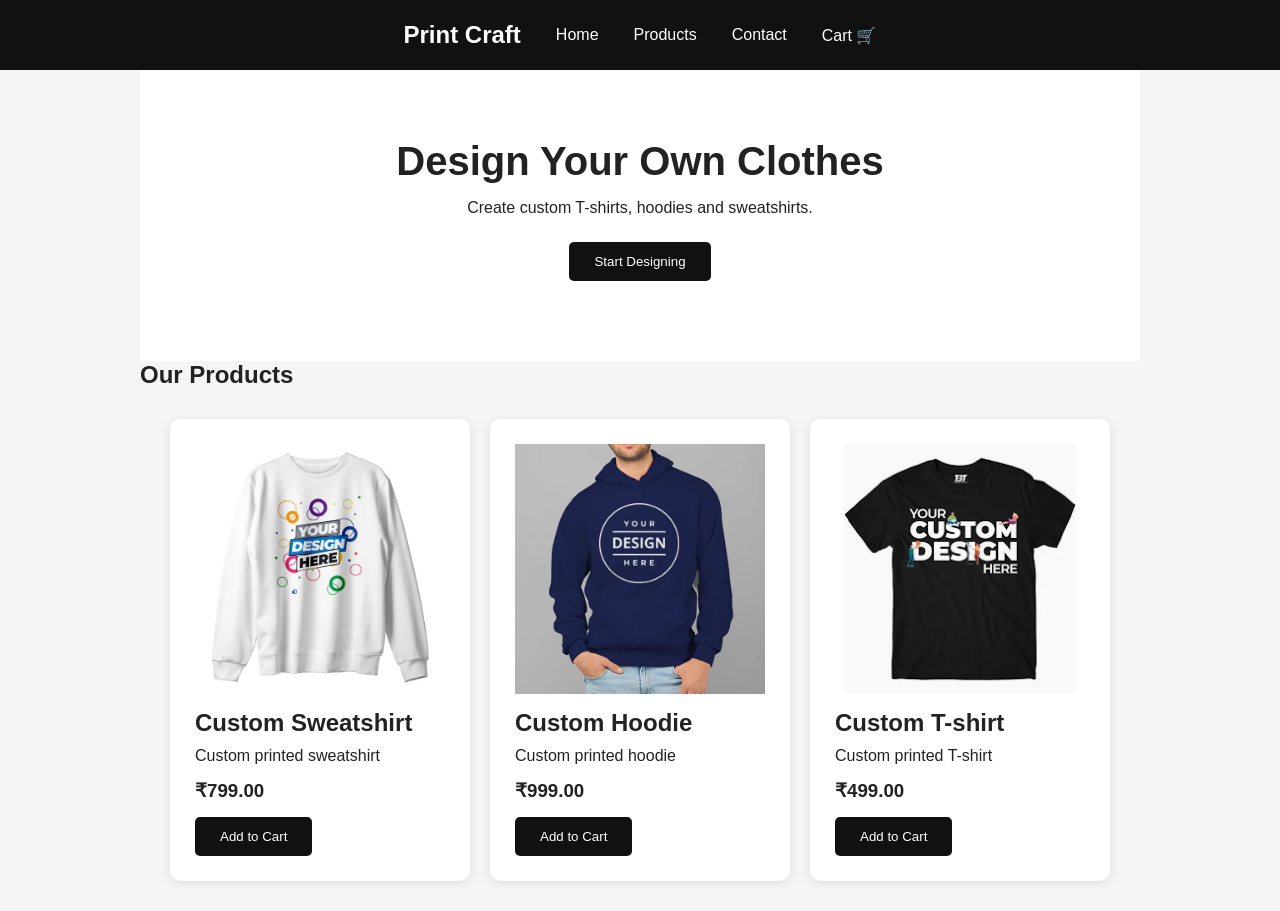
<file: index.html>
<!DOCTYPE html>
<html lang="en">

<head>

    <meta charset="UTF-8">

    <meta name="viewport"
          content="width=device-width, initial-scale=1.0">

    <title>Print Craft</title>

    <link rel="stylesheet" href="css/style.css">

</head>


<body>
    <header>
    <nav>
        <h1>Print Craft</h1>
        <a href="index.html">Home</a>
        <a href="index.html#products">Products</a>
        <a href="index.html#contact">Contact</a>
        <a href="cart.html">Cart 🛒</a>
    </nav>
</header>


    <main>
        <section class="hero">
            <h2>Design Your Own Clothes</h2>

            <p>
                Create custom T-shirts, hoodies and sweatshirts.
            </p>

            <button>
                Start Designing
            </button>

        </section>      


        <section class="products-section">
            <h2>Our Products</h2>
             <div id="products">
                <div class="product">
                    <img src="images/Sweatshirt.jpg" class="product-image">
                    <h2>Custom Sweatshirt</h2>
                    <p>Custom printed sweatshirt</p>

                    <h3>₹799.00</h3>

                    <button onclick="addToCart(3)">
                    Add to Cart
                    </button>
                </div>
                <div class="product">
                    <img src="images/hoddie.jpg" class="product-image">
                    <h2>Custom Hoodie</h2>
                    <p>Custom printed hoodie</p>

                    <h3>₹999.00</h3>

                    <button onclick="addToCart(2)">
                    Add to Cart
                    </button>
                </div>
                <div class="product">
                    <img src="images/tshirt.jpg" class="product-image">
                    <h2>Custom T-shirt</h2>
                    <p>Custom printed T-shirt</p>

                    <h3>₹499.00</h3>
                    <button onclick="addToCart(1)">
                    Add to Cart
                    </button>
                </div>
            </div>
        </section>


    </main>


    <script src="js/script.js"></script>

</body>

</html>
</file>
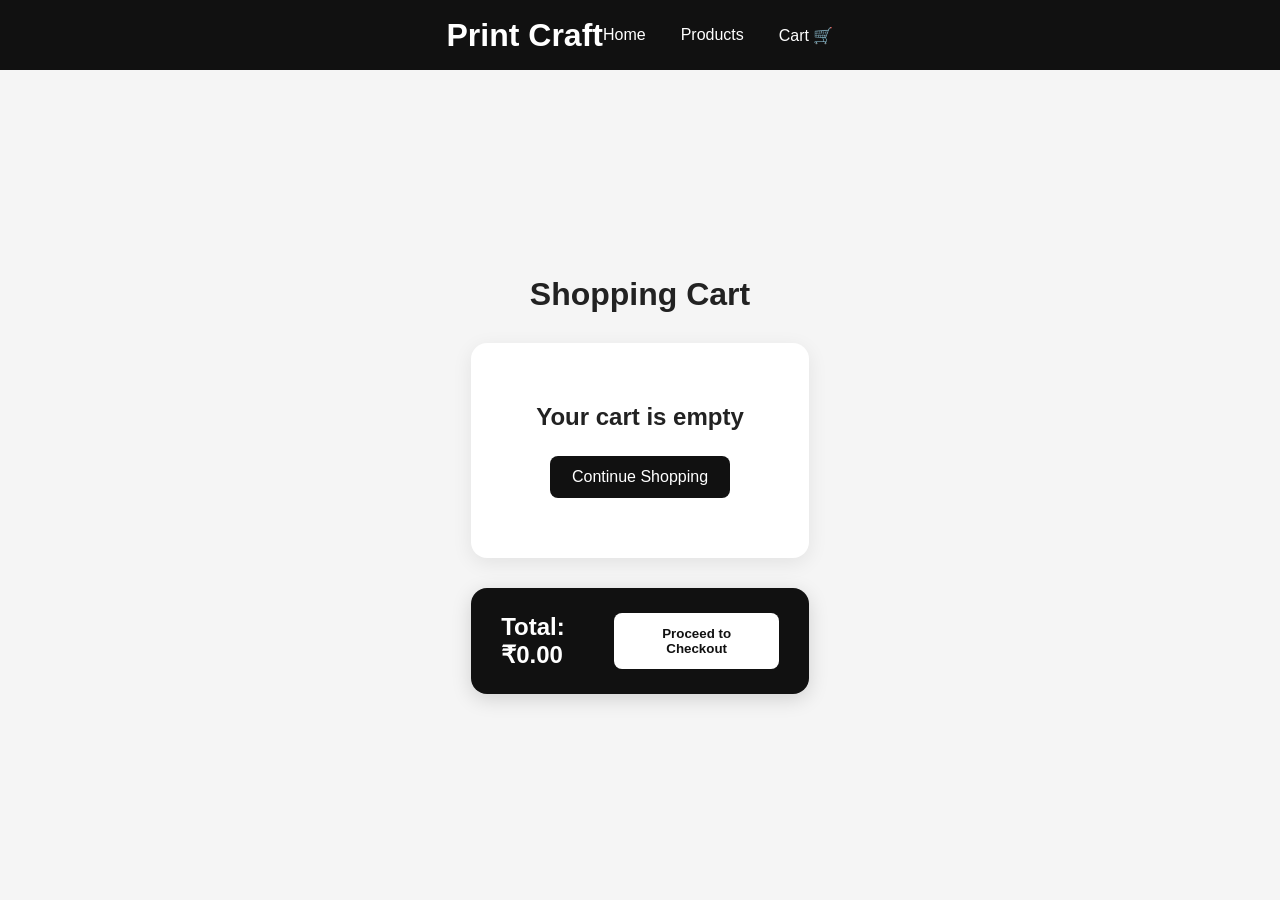
<file: cart.html>
<!DOCTYPE html>
<html lang="en">

<head>
    <meta charset="UTF-8">
    <meta name="viewport" content="width=device-width, initial-scale=1.0">

    <title>Shopping Cart - Print Craft</title>

    <link rel="stylesheet" href="css/style.css">
</head>

<body>

<header>
    <h1>Print Craft</h1>

    <nav>
        <a href="index.html">Home</a>
        <a href="index.html#products">Products</a>
        <a href="cart.html">Cart 🛒</a>
    </nav>
</header>


<main>

    <section class="cart-section">

        <h2>Shopping Cart</h2>

        <div id="cart-items"></div>

        <div class="cart-summary">

            <h3>
                Total:
                ₹<span id="cart-total">0.00</span>
            </h3>

            <button onclick="checkout()">
                Proceed to Checkout
            </button>

        </div>

    </section>

</main>


<script src="js/script.js"></script>

<script>
    displayCart();
</script>

</body>
</html>
</file>
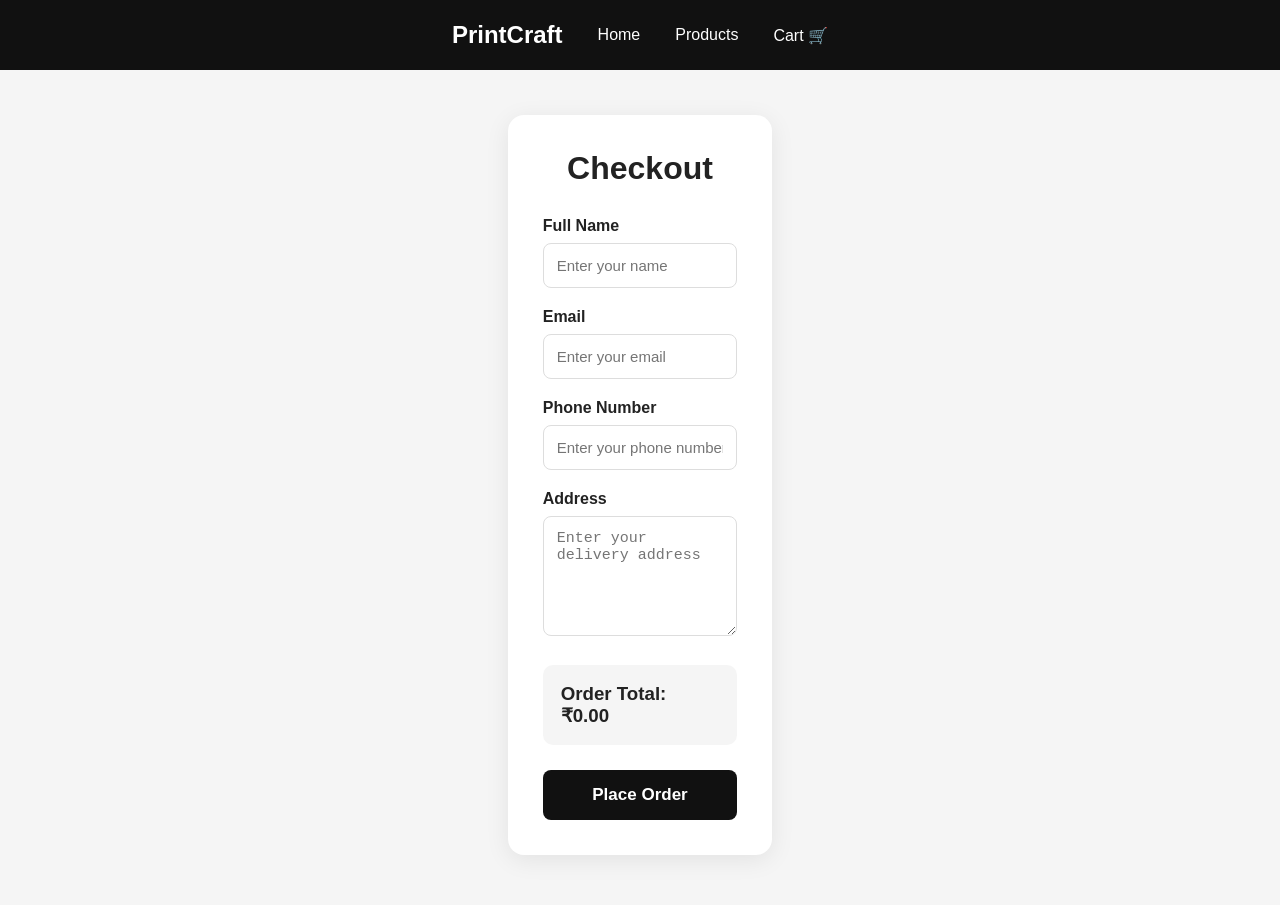
<file: checkout.html>
<!DOCTYPE html>
<html lang="en">

<head>
    <meta charset="UTF-8">
    <meta name="viewport" content="width=device-width, initial-scale=1.0">

    <title>Checkout - Print Craft</title>

    <link rel="stylesheet" href="css/style.css">
</head>

<body>

<header>
   

    <nav>
        <h1>PrintCraft</h1>
        <a href="index.html">Home</a>
        <a href="index.html#products">Products</a>
        <a href="cart.html">Cart 🛒</a>
    </nav>
</header>


<main>

    <section class="checkout-section">


        <form id="checkout-form">
            <h2>Checkout</h2>

            <div class="form-group">
                <label>Full Name</label>
                <input
                    type="text"
                    id="name"
                    required
                    placeholder="Enter your name">
            </div>


            <div class="form-group">
                <label>Email</label>
                <input
                    type="email"
                    id="email"
                    required
                    placeholder="Enter your email">
            </div>


            <div class="form-group">
                <label>Phone Number</label>
                <input
                    type="tel"
                    id="phone"
                    required
                    placeholder="Enter your phone number">
            </div>


            <div class="form-group">
                <label>Address</label>
                <textarea
                    id="address"
                    required
                    placeholder="Enter your delivery address"></textarea>
            </div>


            <div class="checkout-total">

                <h3>
                    Order Total:
                    ₹<span id="checkout-total">0.00</span>
                </h3>

            </div>


            <button type="submit" class="place-order-btn">
                Place Order
            </button>

        </form>

    </section>

</main>


<script src="js/script.js"></script>

</body>
</html>
</file>
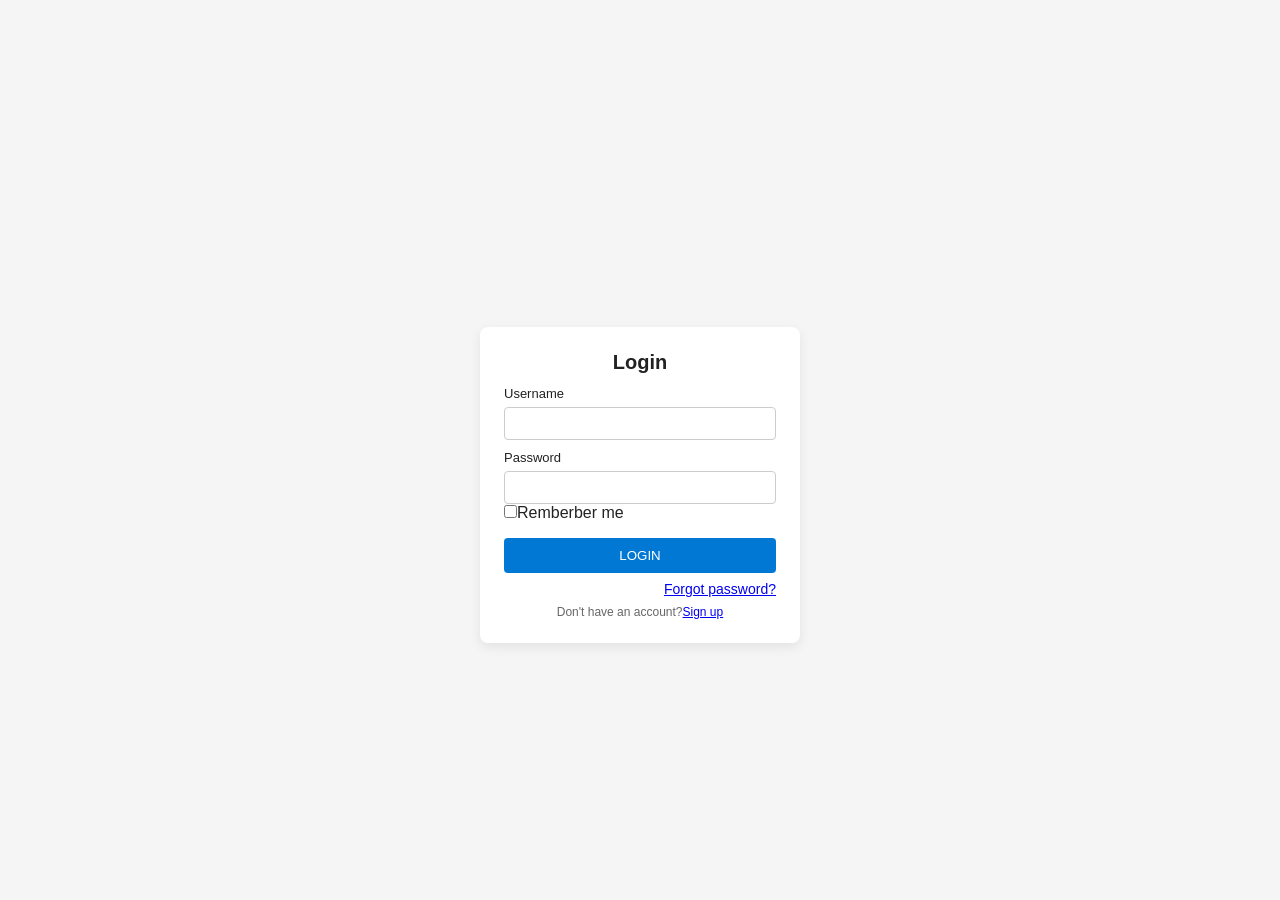
<file: Login.html>
<!DOCTYPE html>
<html>
    <head>
        <title>PrintCraft | Login</title>
        <link rel="stylesheet" href="css/style.css">
    </head>
    <body>
        <div class="login-card">
            <form action="home.html" method="POST">
                   <h2>Login</h2>
                         
                    <label for="username">Username</label>
                    <input type="text" name="txtuser" id="username" Required>
                         
                    <label for="password">Password</label>
                    <input type="password" name="txtpass" id="password" Required>

                    <input type="checkbox" name="chkremember">Remberber me

                    <button type="submit" name="btnlogin">LOGIN</button>

                    <div class="pass">
                        <a href="reset.html">Forgot password?</a>
                    </div>

                    <div class="small">
                        Don't have an account?<a href="signup.html">Sign up</a>
                    </div>
            </form>
        </div>
    </body>
 </html>
</file>
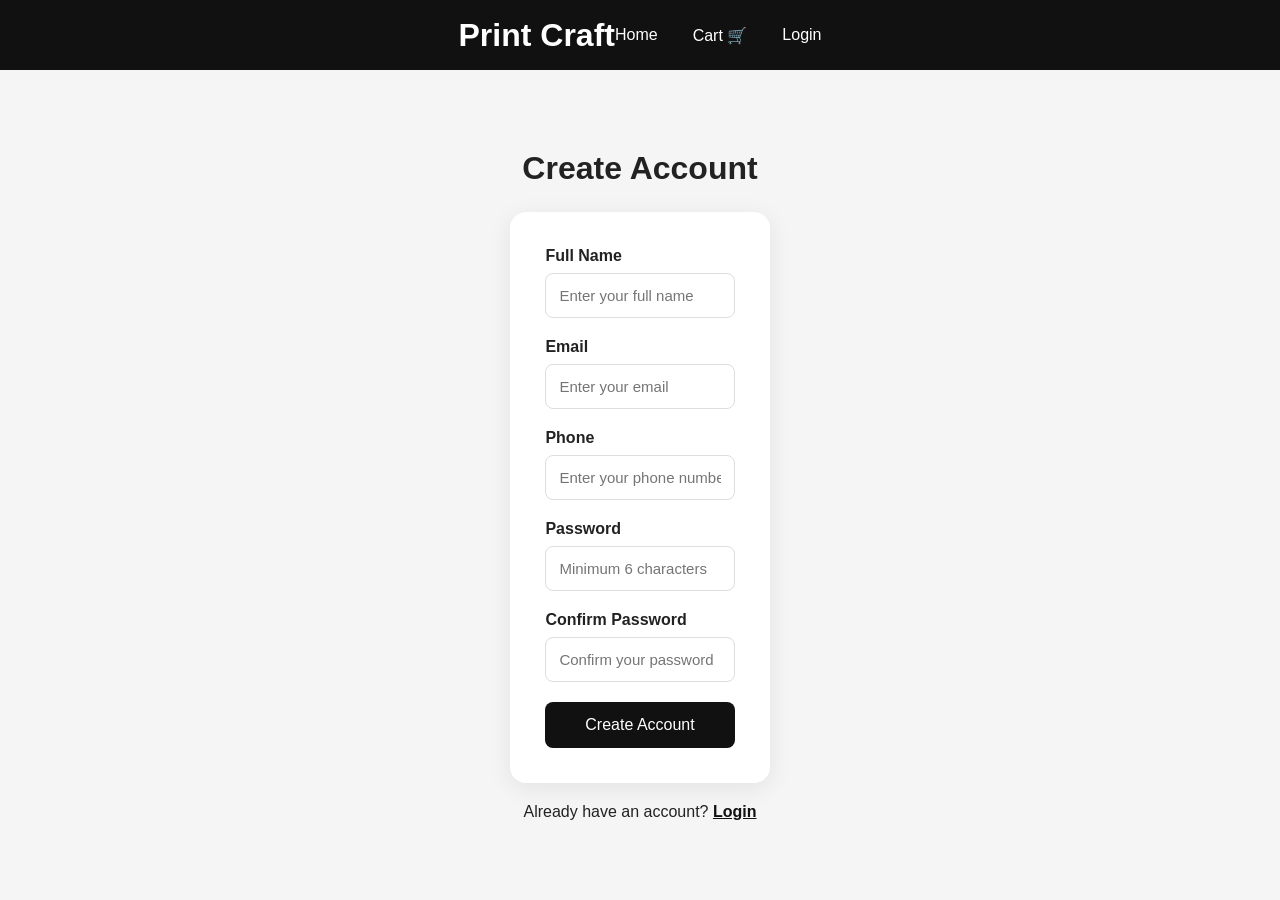
<file: register.html>
<!DOCTYPE html>
<html lang="en">

<head>
    <meta charset="UTF-8">
    <meta name="viewport" content="width=device-width, initial-scale=1.0">

    <title>Create Account - Print Craft</title>

    <link rel="stylesheet" href="css/style.css">
</head>

<body>

<header>
    <h1>Print Craft</h1>

    <nav>
        <a href="index.html">Home</a>
        <a href="cart.html">Cart 🛒</a>
        <a href="login.html">Login</a>
    </nav>
</header>


<main>

    <section class="auth-section">

        <h2>Create Account</h2>

        <form id="register-form">

            <div class="form-group">

                <label>Full Name</label>

                <input
                    type="text"
                    id="register-name"
                    required
                    placeholder="Enter your full name">

            </div>


            <div class="form-group">

                <label>Email</label>

                <input
                    type="email"
                    id="register-email"
                    required
                    placeholder="Enter your email">

            </div>


            <div class="form-group">

                <label>Phone</label>

                <input
                    type="tel"
                    id="register-phone"
                    placeholder="Enter your phone number">

            </div>


            <div class="form-group">

                <label>Password</label>

                <input
                    type="password"
                    id="register-password"
                    required
                    minlength="6"
                    placeholder="Minimum 6 characters">

            </div>


            <div class="form-group">

                <label>Confirm Password</label>

                <input
                    type="password"
                    id="register-confirm-password"
                    required
                    minlength="6"
                    placeholder="Confirm your password">

            </div>


            <button type="submit" class="auth-btn">
                Create Account
            </button>

        </form>


        <p class="auth-link">
            Already have an account?
            <a href="login.html">Login</a>
        </p>

    </section>

</main>


<script src="js/script.js"></script>

</body>

</html>
</file>
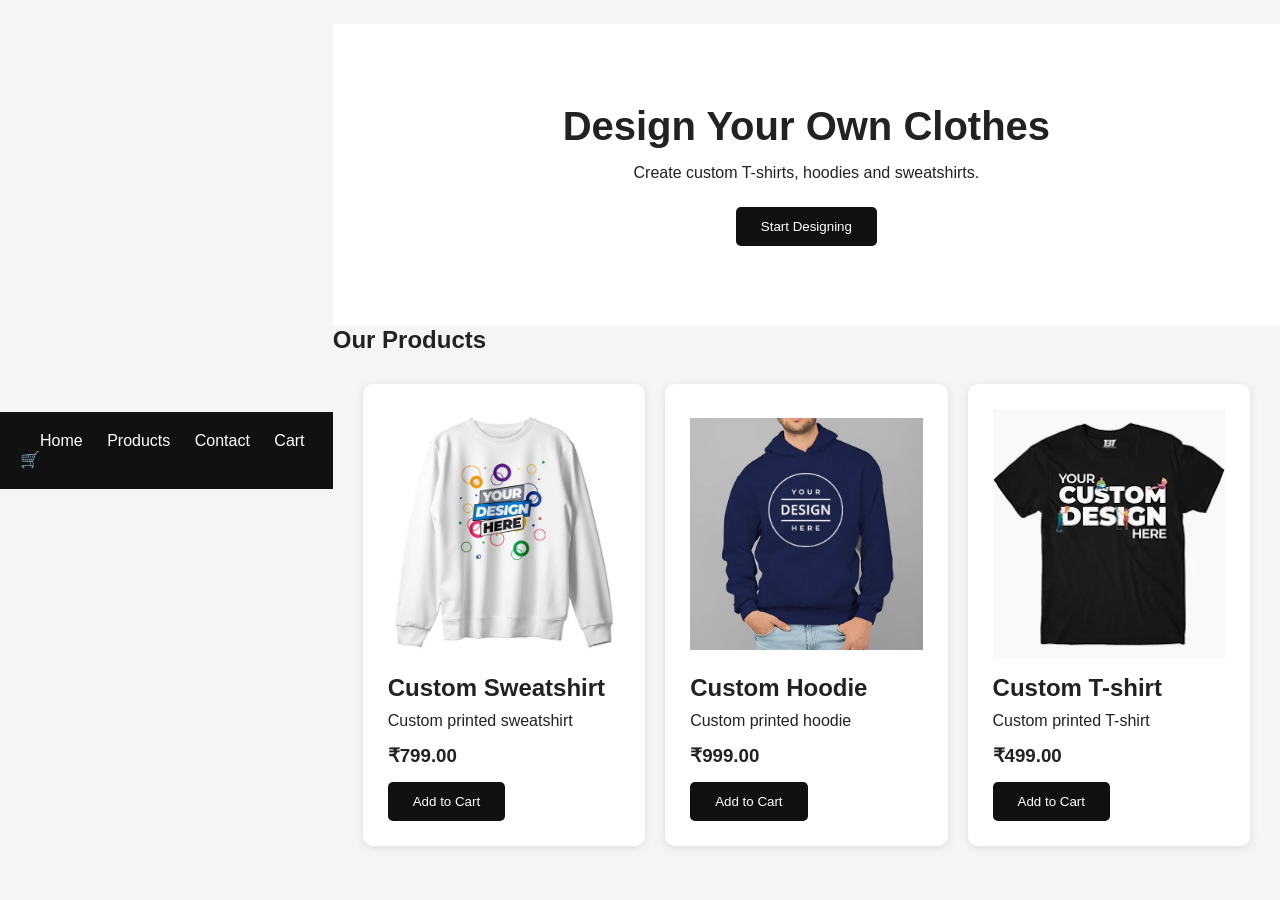
<file: images/Print Craft.html>
<!DOCTYPE html>
<!-- saved from url=(0039)http://localhost/print_craft/index.html -->
<html lang="en"><head><meta http-equiv="Content-Type" content="text/html; charset=UTF-8">

    

    <meta name="viewport" content="width=device-width, initial-scale=1.0">

    <title>Print Craft</title>

    <link rel="stylesheet" href="./Print Craft_files/style.css">

</head>


<body>
    <header>
        <nav>
            <a href="http://localhost/print_craft/index.html">Home</a>
            <a href="http://localhost/print_craft/index.html#products">Products</a>
            <a href="http://localhost/print_craft/index.html#contact">Contact</a>
            <a href="http://localhost/print_craft/cart.html">Cart 🛒</a>
        </nav>
    </header>


    <main>
        <section class="hero">
            <h2>Design Your Own Clothes</h2>

            <p>
                Create custom T-shirts, hoodies and sweatshirts.
            </p>

            <button>
                Start Designing
            </button>

        </section>      


        <section class="products-section">
            <h2>Our Products</h2>
             <div id="products">
                <div class="product">
                    <img src="./Print Craft_files/Sweatshirt.jpg" class="product-image">
                    <h2>Custom Sweatshirt</h2>
                    <p>Custom printed sweatshirt</p>

                    <h3>₹799.00</h3>

                    <button onclick="addToCart(3)">
                    Add to Cart
                    </button>
                </div>
                <div class="product">
                    <img src="./Print Craft_files/hoddie.jpg" class="product-image">
                    <h2>Custom Hoodie</h2>
                    <p>Custom printed hoodie</p>

                    <h3>₹999.00</h3>

                    <button onclick="addToCart(2)">
                    Add to Cart
                    </button>
                </div>
                <div class="product">
                    <img src="./Print Craft_files/tshirt.jpg" class="product-image">
                    <h2>Custom T-shirt</h2>
                    <p>Custom printed T-shirt</p>

                    <h3>₹499.00</h3>
                    <button onclick="addToCart(1)">
                    Add to Cart
                    </button>
                </div>
            </div>
        </section>


    </main>


    <script src="./Print Craft_files/script.js.download"></script>



</body></html>
</file>
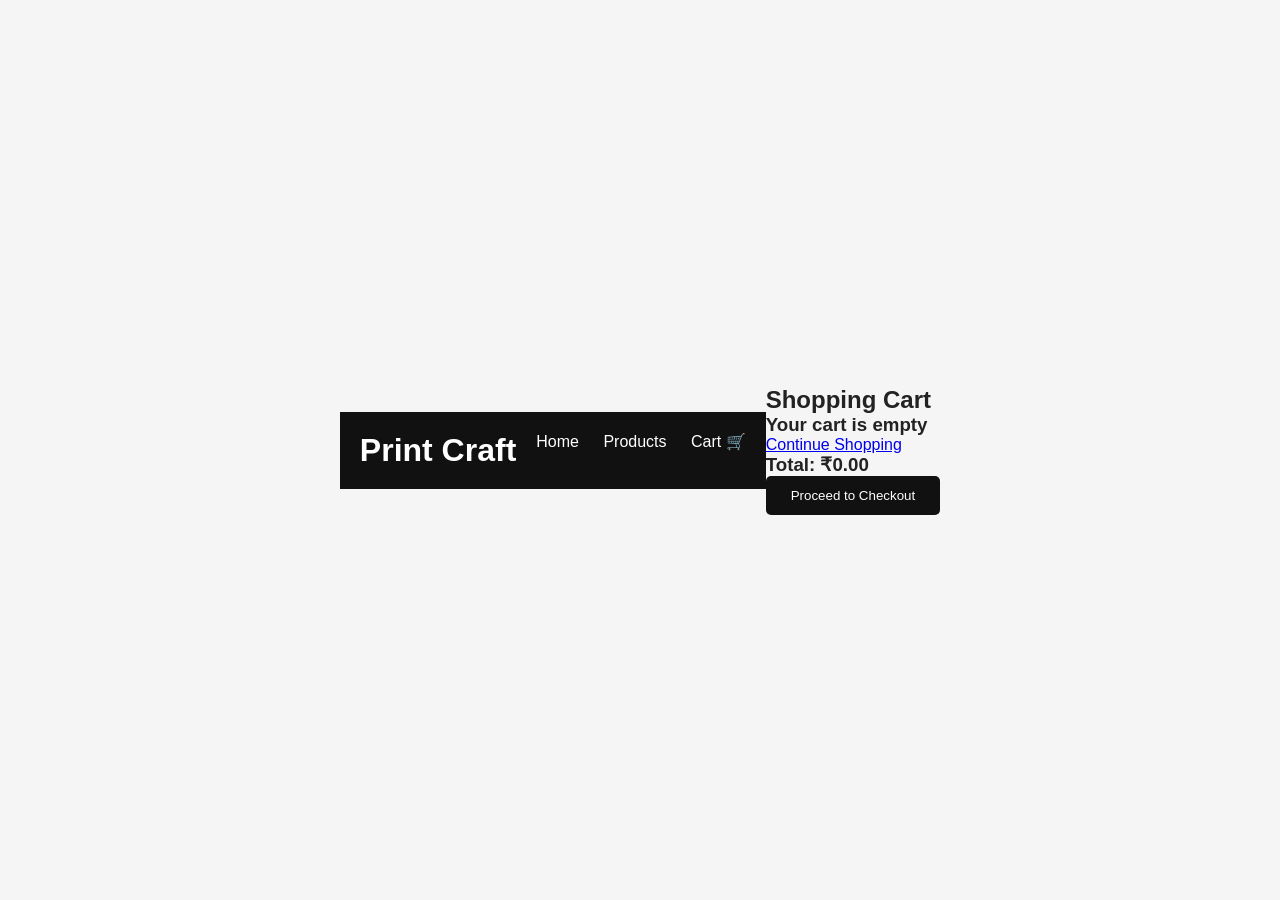
<file: images/Shopping Cart - Print Craft.html>
<!DOCTYPE html>
<!-- saved from url=(0038)http://localhost/print_craft/cart.html -->
<html lang="en"><head><meta http-equiv="Content-Type" content="text/html; charset=UTF-8">
    
    <meta name="viewport" content="width=device-width, initial-scale=1.0">

    <title>Shopping Cart - Print Craft</title>

    <link rel="stylesheet" href="./Shopping Cart - Print Craft_files/style.css">
</head>

<body>

<header>
    <h1>Print Craft</h1>

    <nav>
        <a href="http://localhost/print_craft/index.html">Home</a>
        <a href="http://localhost/print_craft/index.html#products">Products</a>
        <a href="http://localhost/print_craft/cart.html">Cart 🛒</a>
    </nav>
</header>


<main>

    <section class="cart-section">

        <h2>Shopping Cart</h2>

        <div id="cart-items">

            <div class="cart-item">

                <div>
                    <h3>Custom Sweatshirt</h3>

                    <p>Price: ₹799</p>

                    <p>
                        Quantity:
                        <button onclick="changeQuantity(0, -1)">
                            -
                        </button>

                        <span>2</span>

                        <button onclick="changeQuantity(0, 1)">
                            +
                        </button>
                    </p>

                    <p>
                        Subtotal: ₹1598
                    </p>

                    <button onclick="removeFromCart(0)">
                        Remove
                    </button>

                </div>

            </div>

        </div>

        <div class="cart-summary">

            <h3>
                Total:
                ₹<span id="cart-total">1598.00</span>
            </h3>

            <button onclick="checkout()">
                Proceed to Checkout
            </button>

        </div>

    </section>

</main>


<script src="./Shopping Cart - Print Craft_files/script.js.download"></script>

<script>
    displayCart();
</script>


</body></html>
</file>
<file: css/style.css>
body{font-family:Arial,Helvetica,sans-serif;background:#ADE8F4;display:flex;align-items:center;justify-content:center;height:100vh;margin:0}
		.login-card{background:#fff;padding:24px;border-radius:8px;box-shadow:0 4px 12px rgba(0,0,0,0.08);width:320px}
		.login-card h2{margin:0 0 12px;font-size:20px;text-align:center}
		.login-card label{display:block;font-size:13px;margin-top:10px}
		.login-card input[type="text"],.login-card input[type="password"],.login-card input[type="email"]{width:100%;padding:8px;margin-top:6px;border:1px solid #ccc;border-radius:4px;box-sizing:border-box}
		.login-card button{width:100%;margin-top:16px;padding:10px;border:0;background:#0078d4;color:#fff;border-radius:4px;cursor:pointer}
		.login-card .small{font-size:12px;color:#666;margin-top:8px;text-align:center}
        .login-card .pass{font-size:14px;color:#666;margin-top:8px;text-align:Right}
h1{
    color:rgb(255,255,255);
}
* {
    box-sizing: border-box;
    margin: 0;
    padding: 0;
}

body {
    font-family: Arial, sans-serif;
    background: #f5f5f5;
    color: #222;
}

header {
    position: fixed;
    top: 0;
    left: 0;

    width: 100%;
    height: 70px;

    background: #111;

    display: flex;
    justify-content: center;
    align-items: center;

    z-index: 1000;
}
body {
    margin: 0;
    padding-top: 70px;
}
header nav {
    display: flex;
    align-items: center;
    gap: 35px;
}

header nav a {
    color: white;
    text-decoration: none;
    font-size: 16px;
}
.hero {
    text-align: center;
    padding: 80px 20px;
    background: white;
}

.hero h2 {
    font-size: 40px;
    margin-bottom: 15px;
}

.hero p {
    margin-bottom: 25px;
}

button {
    background: #111;
    color: white;
    border: none;
    padding: 12px 25px;
    cursor: pointer;
    border-radius: 5px;
}

button:hover {
    background: #333;
}

#products {
    display: grid;
    grid-template-columns: repeat(3, 1fr);
    gap: 20px;
    padding: 30px;
}

.product {
    background: white;
    padding: 25px;
    border-radius: 10px;
    box-shadow: 0 2px 10px rgba(0,0,0,0.1);
}

.product h2 {
    margin-bottom: 10px;
}

.product h3 {
    margin: 15px 0;
}
.product-image {
    width: 100%;
    height: 250px;
    object-fit: contain;
    display: block;
    margin-bottom: 15px;
}
.cart-section {
    width: 90%;
    max-width: 1000px;
    margin: 40px auto;
}

#cart-items {
    width: 100%;
}

.cart-item {
    width: 100%;
    background: white;
    padding: 20px;
    margin-bottom: 15px;
    border-radius: 10px;
    box-shadow: 0 2px 8px rgba(0, 0, 0, 0.1);

    display: flex;
    justify-content: space-between;
    align-items: center;

    text-align: left;
}

.cart-summary {
    width: 100%;
    background: white;
    padding: 20px;
    margin-top: 20px;
    border-radius: 10px;

    display: flex;
    justify-content: space-between;
    align-items: center;
}
/* =========================
   CART PAGE DESIGN
========================= */

.cart-section {
    width: 90%;
    max-width: 1100px;
    margin: 50px auto;
}

.cart-section > h2 {
    text-align: center;
    font-size: 32px;
    margin-bottom: 30px;
}


/* Cart Item */

.cart-item {
    background: #ffffff;
    border-radius: 16px;
    padding: 22px 25px;
    margin-bottom: 18px;

    display: flex;
    justify-content: space-between;
    align-items: center;

    box-shadow: 0 5px 20px rgba(0, 0, 0, 0.08);

    transition: 0.3s;
}

.cart-item:hover {
    transform: translateY(-3px);
    box-shadow: 0 8px 25px rgba(0, 0, 0, 0.12);
}


.cart-item h3 {
    font-size: 21px;
    margin-bottom: 10px;
}

.cart-item p {
    margin: 8px 0;
    color: #555;
}


/* Quantity Buttons */

.cart-item button {
    border: none;
    background: #111;
    color: white;

    padding: 7px 13px;

    border-radius: 6px;

    cursor: pointer;

    margin: 0 5px;

    transition: 0.2s;
}

.cart-item button:hover {
    background: #333;
}


/* Remove Button */

.cart-item button[onclick*="remove"] {
    background: #e63946;
}

.cart-item button[onclick*="remove"]:hover {
    background: #c1121f;
}


/* Cart Summary */

.cart-summary {
    background: #111;
    color: white;

    padding: 25px 30px;

    border-radius: 16px;

    margin-top: 30px;

    display: flex;
    justify-content: space-between;
    align-items: center;

    box-shadow: 0 5px 20px rgba(0, 0, 0, 0.15);
}

.cart-summary h3 {
    font-size: 24px;
    margin: 0;
}


.cart-summary button {
    background: white;
    color: #111;

    border: none;

    padding: 13px 25px;

    border-radius: 8px;

    font-weight: bold;

    cursor: pointer;

    transition: 0.2s;
}

.cart-summary button:hover {
    background: #eeeeee;
    transform: scale(1.03);
}


/* Empty Cart */

.empty-cart {
    text-align: center;

    background: white;

    padding: 60px 20px;

    border-radius: 16px;

    box-shadow: 0 5px 20px rgba(0, 0, 0, 0.08);
}

.empty-cart h3 {
    font-size: 24px;
    margin-bottom: 15px;
}

.empty-cart a {
    display: inline-block;

    background: #111;
    color: white;

    padding: 12px 22px;

    border-radius: 8px;

    text-decoration: none;

    margin-top: 10px;
}


/* Mobile */

@media (max-width: 600px) {

    .cart-section {
        width: 94%;
        margin: 30px auto;
    }

    .cart-item {
        padding: 18px;
    }

    .cart-summary {
        flex-direction: column;
        gap: 20px;
        text-align: center;
    }

    .cart-summary button {
        width: 100%;
    }
}
/* =========================
   CHECKOUT PAGE
========================= */

.checkout-section {
    width: 90%;
    max-width: 700px;
    margin: 50px auto;
}

.checkout-section h2 {
    text-align: center;
    font-size: 32px;
    margin-bottom: 30px;
}

#checkout-form {
    background: white;
    padding: 35px;
    border-radius: 16px;
    box-shadow: 0 5px 25px rgba(0, 0, 0, 0.08);
}

.form-group {
    margin-bottom: 20px;
}

.form-group label {
    display: block;
    font-weight: bold;
    margin-bottom: 8px;
}

.form-group input,
.form-group textarea {
    width: 100%;
    padding: 13px;
    border: 1px solid #ddd;
    border-radius: 8px;
    font-size: 15px;
    outline: none;
}

.form-group input:focus,
.form-group textarea:focus {
    border-color: #111;
}

.form-group textarea {
    height: 120px;
    resize: vertical;
}

.checkout-total {
    background: #f5f5f5;
    padding: 18px;
    border-radius: 10px;
    margin: 25px 0;
}

.checkout-total h3 {
    margin: 0;
}

.place-order-btn {
    width: 100%;
    padding: 15px;
    background: #111;
    color: white;
    border: none;
    border-radius: 8px;
    font-size: 17px;
    font-weight: bold;
    cursor: pointer;
}

.place-order-btn:hover {
    background: #333;
}
/* =========================
   AUTH PAGES
========================= */

.auth-section {
    width: 90%;
    max-width: 500px;
    margin: 50px auto;
}

.auth-section h2 {
    text-align: center;
    font-size: 32px;
    margin-bottom: 25px;
}

#register-form {
    background: white;
    padding: 35px;
    border-radius: 16px;
    box-shadow: 0 5px 25px rgba(0,0,0,0.08);
}

.auth-btn {
    width: 100%;
    padding: 14px;
    background: #111;
    color: white;
    border: none;
    border-radius: 8px;
    font-size: 16px;
    cursor: pointer;
}

.auth-btn:hover {
    background: #333;
}

.auth-link {
    text-align: center;
    margin-top: 20px;
}

.auth-link a {
    color: #111;
    font-weight: bold;
}
</file>
<file: images/Print Craft_files/style.css>
body{font-family:Arial,Helvetica,sans-serif;background:#ADE8F4;display:flex;align-items:center;justify-content:center;height:100vh;margin:0}
		.login-card{background:#fff;padding:24px;border-radius:8px;box-shadow:0 4px 12px rgba(0,0,0,0.08);width:320px}
		.login-card h2{margin:0 0 12px;font-size:20px;text-align:center}
		.login-card label{display:block;font-size:13px;margin-top:10px}
		.login-card input[type="text"],.login-card input[type="password"],.login-card input[type="email"]{width:100%;padding:8px;margin-top:6px;border:1px solid #ccc;border-radius:4px;box-sizing:border-box}
		.login-card button{width:100%;margin-top:16px;padding:10px;border:0;background:#0078d4;color:#fff;border-radius:4px;cursor:pointer}
		.login-card .small{font-size:12px;color:#666;margin-top:8px;text-align:center}
        .login-card .pass{font-size:14px;color:#666;margin-top:8px;text-align:Right}
* {
    box-sizing: border-box;
    margin: 0;
    padding: 0;
}

body {
    font-family: Arial, sans-serif;
    background: #f5f5f5;
    color: #222;
}

header {
    background: #111;
    color: white;
    padding: 20px;
    display: flex;
    justify-content: space-between;
    align-items:center;
}

nav a {
    color: white;
    text-decoration: none;
    margin-left: 20px;
}

.hero {
    text-align: center;
    padding: 80px 20px;
    background: white;
}

.hero h2 {
    font-size: 40px;
    margin-bottom: 15px;
}

.hero p {
    margin-bottom: 25px;
}

button {
    background: #111;
    color: white;
    border: none;
    padding: 12px 25px;
    cursor: pointer;
    border-radius: 5px;
}

button:hover {
    background: #333;
}

#products {
    display: grid;
    grid-template-columns: repeat(3, 1fr);
    gap: 20px;
    padding: 30px;
}

.product {
    background: white;
    padding: 25px;
    border-radius: 10px;
    box-shadow: 0 2px 10px rgba(0,0,0,0.1);
}

.product h2 {
    margin-bottom: 10px;
}

.product h3 {
    margin: 15px 0;
}
.product-image {
    width: 100%;
    height: 250px;
    object-fit: contain;
    display: block;
    margin-bottom: 15px;
}
.cart-section {
    width: 90%;
    max-width: 1000px;
    margin: 40px auto;
}

#cart-items {
    width: 100%;
}

.cart-item {
    width: 100%;
    background: white;
    padding: 20px;
    margin-bottom: 15px;
    border-radius: 10px;
    box-shadow: 0 2px 8px rgba(0, 0, 0, 0.1);

    display: flex;
    justify-content: space-between;
    align-items: center;

    text-align: left;
}

.cart-summary {
    width: 100%;
    background: white;
    padding: 20px;
    margin-top: 20px;
    border-radius: 10px;

    display: flex;
    justify-content: space-between;
    align-items: center;
}
/* =========================
   CART PAGE DESIGN
========================= */

.cart-section {
    width: 90%;
    max-width: 1100px;
    margin: 50px auto;
}

.cart-section > h2 {
    text-align: center;
    font-size: 32px;
    margin-bottom: 30px;
}


/* Cart Item */

.cart-item {
    background: #ffffff;
    border-radius: 16px;
    padding: 22px 25px;
    margin-bottom: 18px;

    display: flex;
    justify-content: space-between;
    align-items: center;

    box-shadow: 0 5px 20px rgba(0, 0, 0, 0.08);

    transition: 0.3s;
}

.cart-item:hover {
    transform: translateY(-3px);
    box-shadow: 0 8px 25px rgba(0, 0, 0, 0.12);
}


.cart-item h3 {
    font-size: 21px;
    margin-bottom: 10px;
}

.cart-item p {
    margin: 8px 0;
    color: #555;
}


/* Quantity Buttons */

.cart-item button {
    border: none;
    background: #111;
    color: white;

    padding: 7px 13px;

    border-radius: 6px;

    cursor: pointer;

    margin: 0 5px;

    transition: 0.2s;
}

.cart-item button:hover {
    background: #333;
}


/* Remove Button */

.cart-item button[onclick*="remove"] {
    background: #e63946;
}

.cart-item button[onclick*="remove"]:hover {
    background: #c1121f;
}


/* Cart Summary */

.cart-summary {
    background: #111;
    color: white;

    padding: 25px 30px;

    border-radius: 16px;

    margin-top: 30px;

    display: flex;
    justify-content: space-between;
    align-items: center;

    box-shadow: 0 5px 20px rgba(0, 0, 0, 0.15);
}

.cart-summary h3 {
    font-size: 24px;
    margin: 0;
}


.cart-summary button {
    background: white;
    color: #111;

    border: none;

    padding: 13px 25px;

    border-radius: 8px;

    font-weight: bold;

    cursor: pointer;

    transition: 0.2s;
}

.cart-summary button:hover {
    background: #eeeeee;
    transform: scale(1.03);
}


/* Empty Cart */

.empty-cart {
    text-align: center;

    background: white;

    padding: 60px 20px;

    border-radius: 16px;

    box-shadow: 0 5px 20px rgba(0, 0, 0, 0.08);
}

.empty-cart h3 {
    font-size: 24px;
    margin-bottom: 15px;
}

.empty-cart a {
    display: inline-block;

    background: #111;
    color: white;

    padding: 12px 22px;

    border-radius: 8px;

    text-decoration: none;

    margin-top: 10px;
}


/* Mobile */

@media (max-width: 600px) {

    .cart-section {
        width: 94%;
        margin: 30px auto;
    }

    .cart-item {
        padding: 18px;
    }

    .cart-summary {
        flex-direction: column;
        gap: 20px;
        text-align: center;
    }

    .cart-summary button {
        width: 100%;
    }
}
/* =========================
   CHECKOUT PAGE
========================= */

.checkout-section {
    width: 90%;
    max-width: 700px;
    margin: 50px auto;
}

.checkout-section h2 {
    text-align: center;
    font-size: 32px;
    margin-bottom: 30px;
}

#checkout-form {
    background: white;
    padding: 35px;
    border-radius: 16px;
    box-shadow: 0 5px 25px rgba(0, 0, 0, 0.08);
}

.form-group {
    margin-bottom: 20px;
}

.form-group label {
    display: block;
    font-weight: bold;
    margin-bottom: 8px;
}

.form-group input,
.form-group textarea {
    width: 100%;
    padding: 13px;
    border: 1px solid #ddd;
    border-radius: 8px;
    font-size: 15px;
    outline: none;
}

.form-group input:focus,
.form-group textarea:focus {
    border-color: #111;
}

.form-group textarea {
    height: 120px;
    resize: vertical;
}

.checkout-total {
    background: #f5f5f5;
    padding: 18px;
    border-radius: 10px;
    margin: 25px 0;
}

.checkout-total h3 {
    margin: 0;
}

.place-order-btn {
    width: 100%;
    padding: 15px;
    background: #111;
    color: white;
    border: none;
    border-radius: 8px;
    font-size: 17px;
    font-weight: bold;
    cursor: pointer;
}

.place-order-btn:hover {
    background: #333;
}
/* =========================
   AUTH PAGES
========================= */

.auth-section {
    width: 90%;
    max-width: 500px;
    margin: 50px auto;
}

.auth-section h2 {
    text-align: center;
    font-size: 32px;
    margin-bottom: 25px;
}

#register-form {
    background: white;
    padding: 35px;
    border-radius: 16px;
    box-shadow: 0 5px 25px rgba(0,0,0,0.08);
}

.auth-btn {
    width: 100%;
    padding: 14px;
    background: #111;
    color: white;
    border: none;
    border-radius: 8px;
    font-size: 16px;
    cursor: pointer;
}

.auth-btn:hover {
    background: #333;
}

.auth-link {
    text-align: center;
    margin-top: 20px;
}

.auth-link a {
    color: #111;
    font-weight: bold;
}
</file>
<file: images/Shopping Cart - Print Craft_files/style.css>
body{font-family:Arial,Helvetica,sans-serif;background:#ADE8F4;display:flex;align-items:center;justify-content:center;height:100vh;margin:0}
		.login-card{background:#fff;padding:24px;border-radius:8px;box-shadow:0 4px 12px rgba(0,0,0,0.08);width:320px}
		.login-card h2{margin:0 0 12px;font-size:20px;text-align:center}
		.login-card label{display:block;font-size:13px;margin-top:10px}
		.login-card input[type="text"],.login-card input[type="password"],.login-card input[type="email"]{width:100%;padding:8px;margin-top:6px;border:1px solid #ccc;border-radius:4px;box-sizing:border-box}
		.login-card button{width:100%;margin-top:16px;padding:10px;border:0;background:#0078d4;color:#fff;border-radius:4px;cursor:pointer}
		.login-card .small{font-size:12px;color:#666;margin-top:8px;text-align:center}
        .login-card .pass{font-size:14px;color:#666;margin-top:8px;text-align:Right}
* {
    box-sizing: border-box;
    margin: 0;
    padding: 0;
}

body {
    font-family: Arial, sans-serif;
    background: #f5f5f5;
    color: #222;
}

header {
    background: #111;
    color: white;
    padding: 20px;
    display: flex;
    justify-content: space-between;
    align-items:top;
}

nav a {
    color: white;
    text-decoration: none;
    margin-left: 20px;
}

.hero {
    text-align: center;
    padding: 80px 20px;
    background: white;
}

.hero h2 {
    font-size: 40px;
    margin-bottom: 15px;
}

.hero p {
    margin-bottom: 25px;
}

button {
    background: #111;
    color: white;
    border: none;
    padding: 12px 25px;
    cursor: pointer;
    border-radius: 5px;
}

button:hover {
    background: #333;
}

#products {
    display: grid;
    grid-template-columns: repeat(3, 1fr);
    gap: 20px;
    padding: 30px;
}

.product {
    background: white;
    padding: 25px;
    border-radius: 10px;
    box-shadow: 0 2px 10px rgba(0,0,0,0.1);
}

.product h2 {
    margin-bottom: 10px;
}

.product h3 {
    margin: 15px 0;
}
.product-image {
    width: 100%;
    height: 250px;
    object-fit: contain;
    display: block;
    margin-bottom: 15px;
}
</file>
